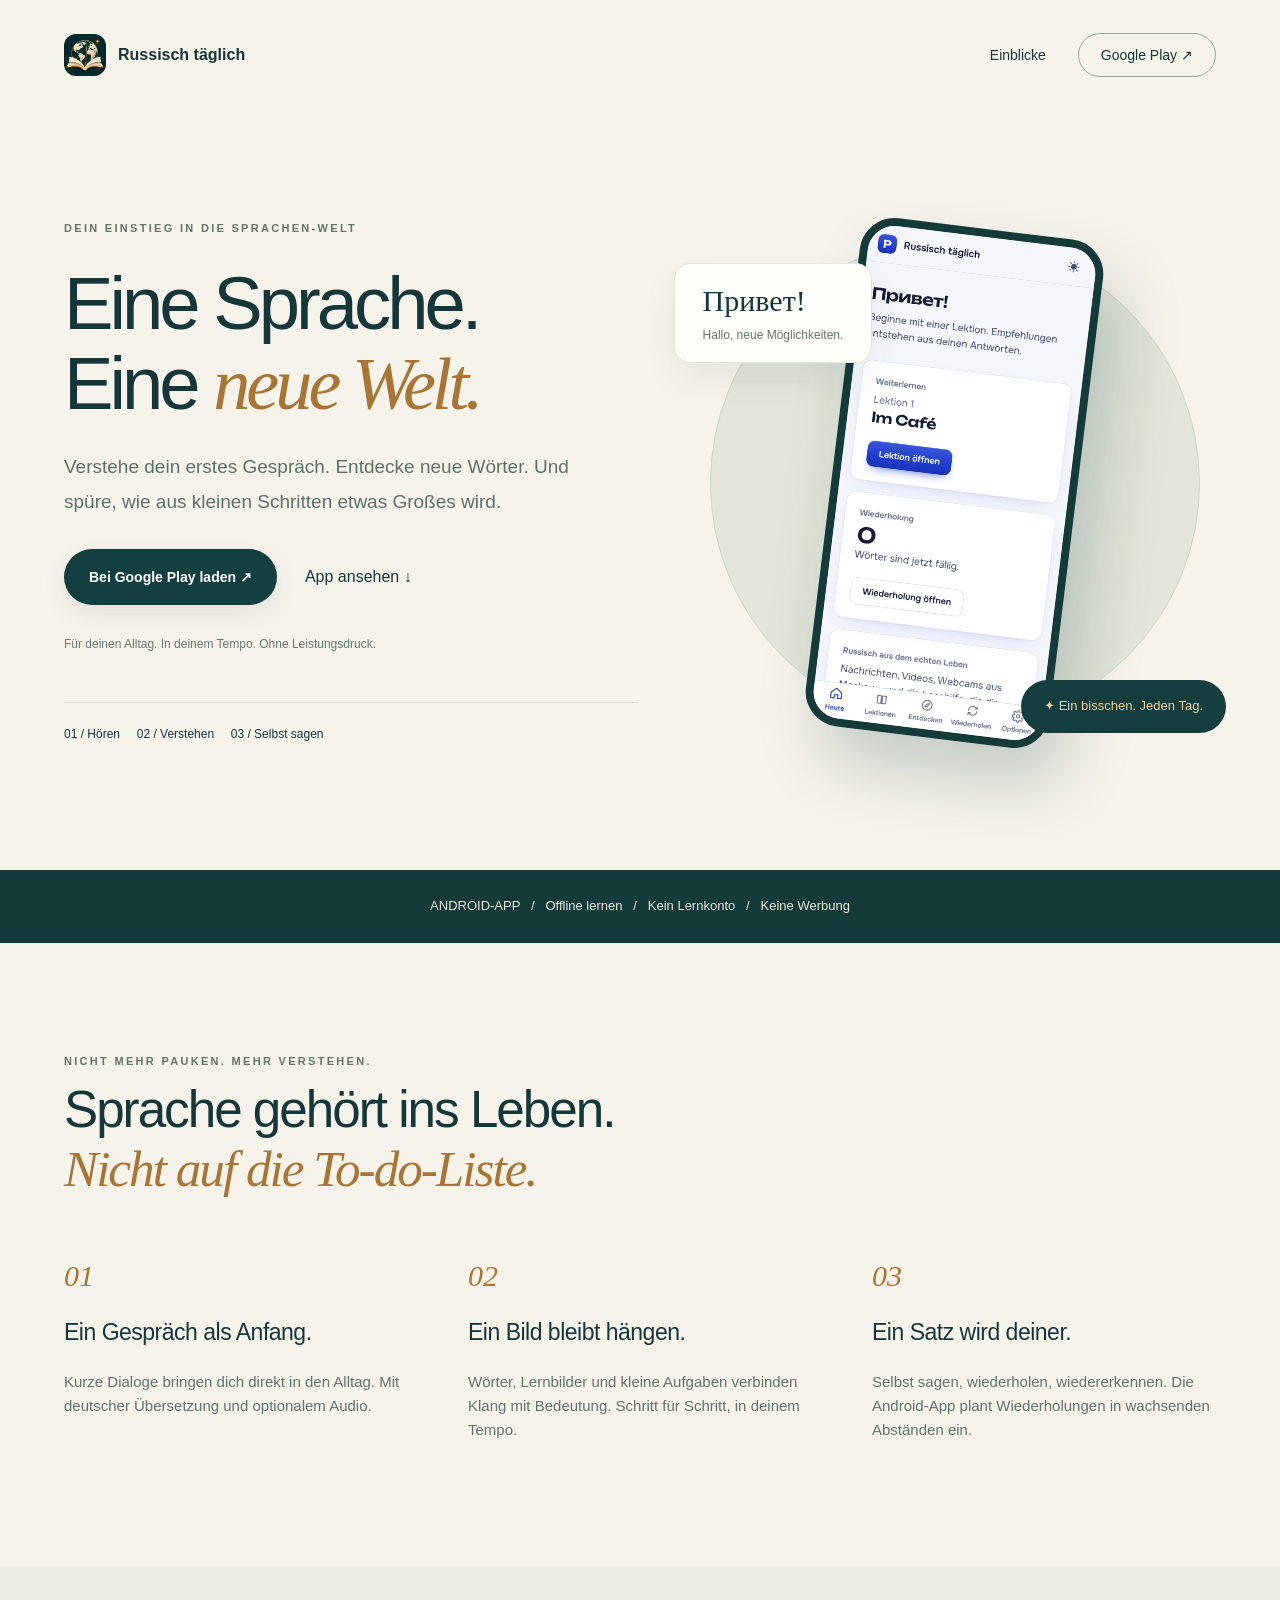
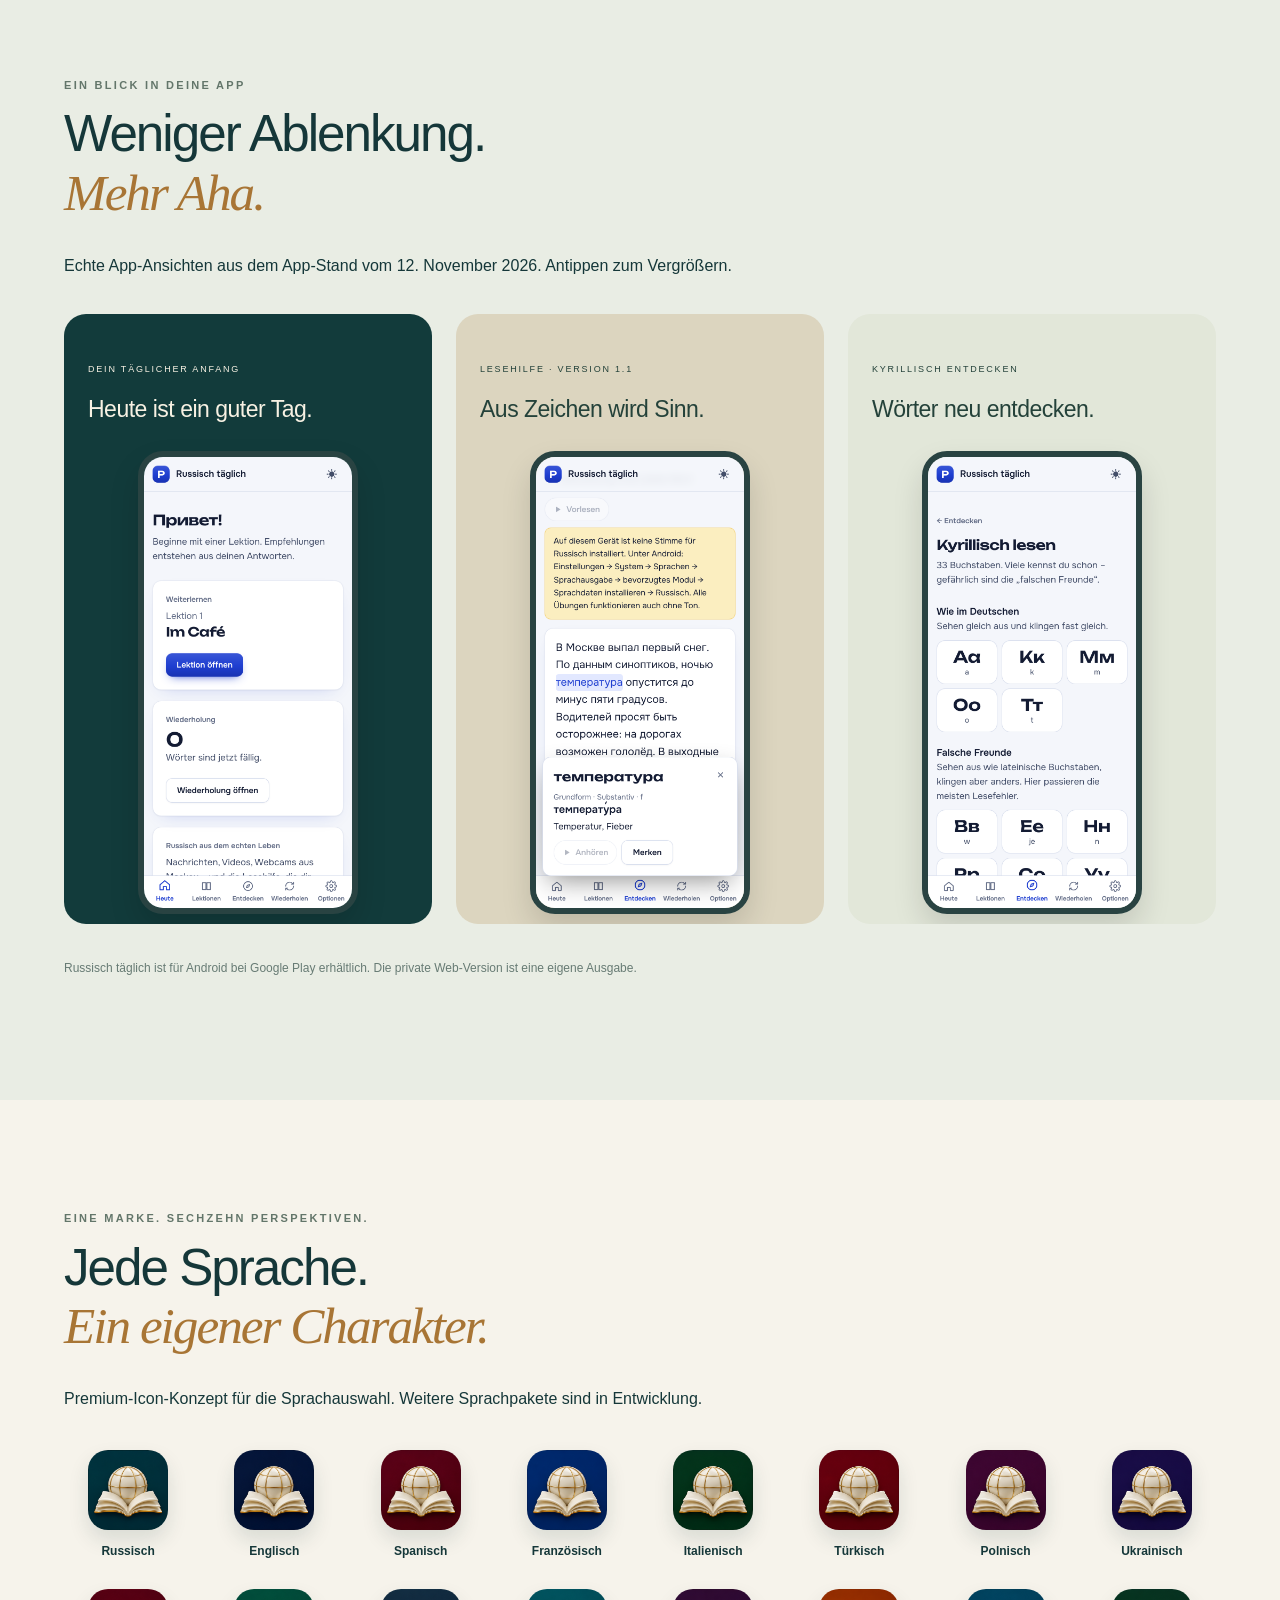
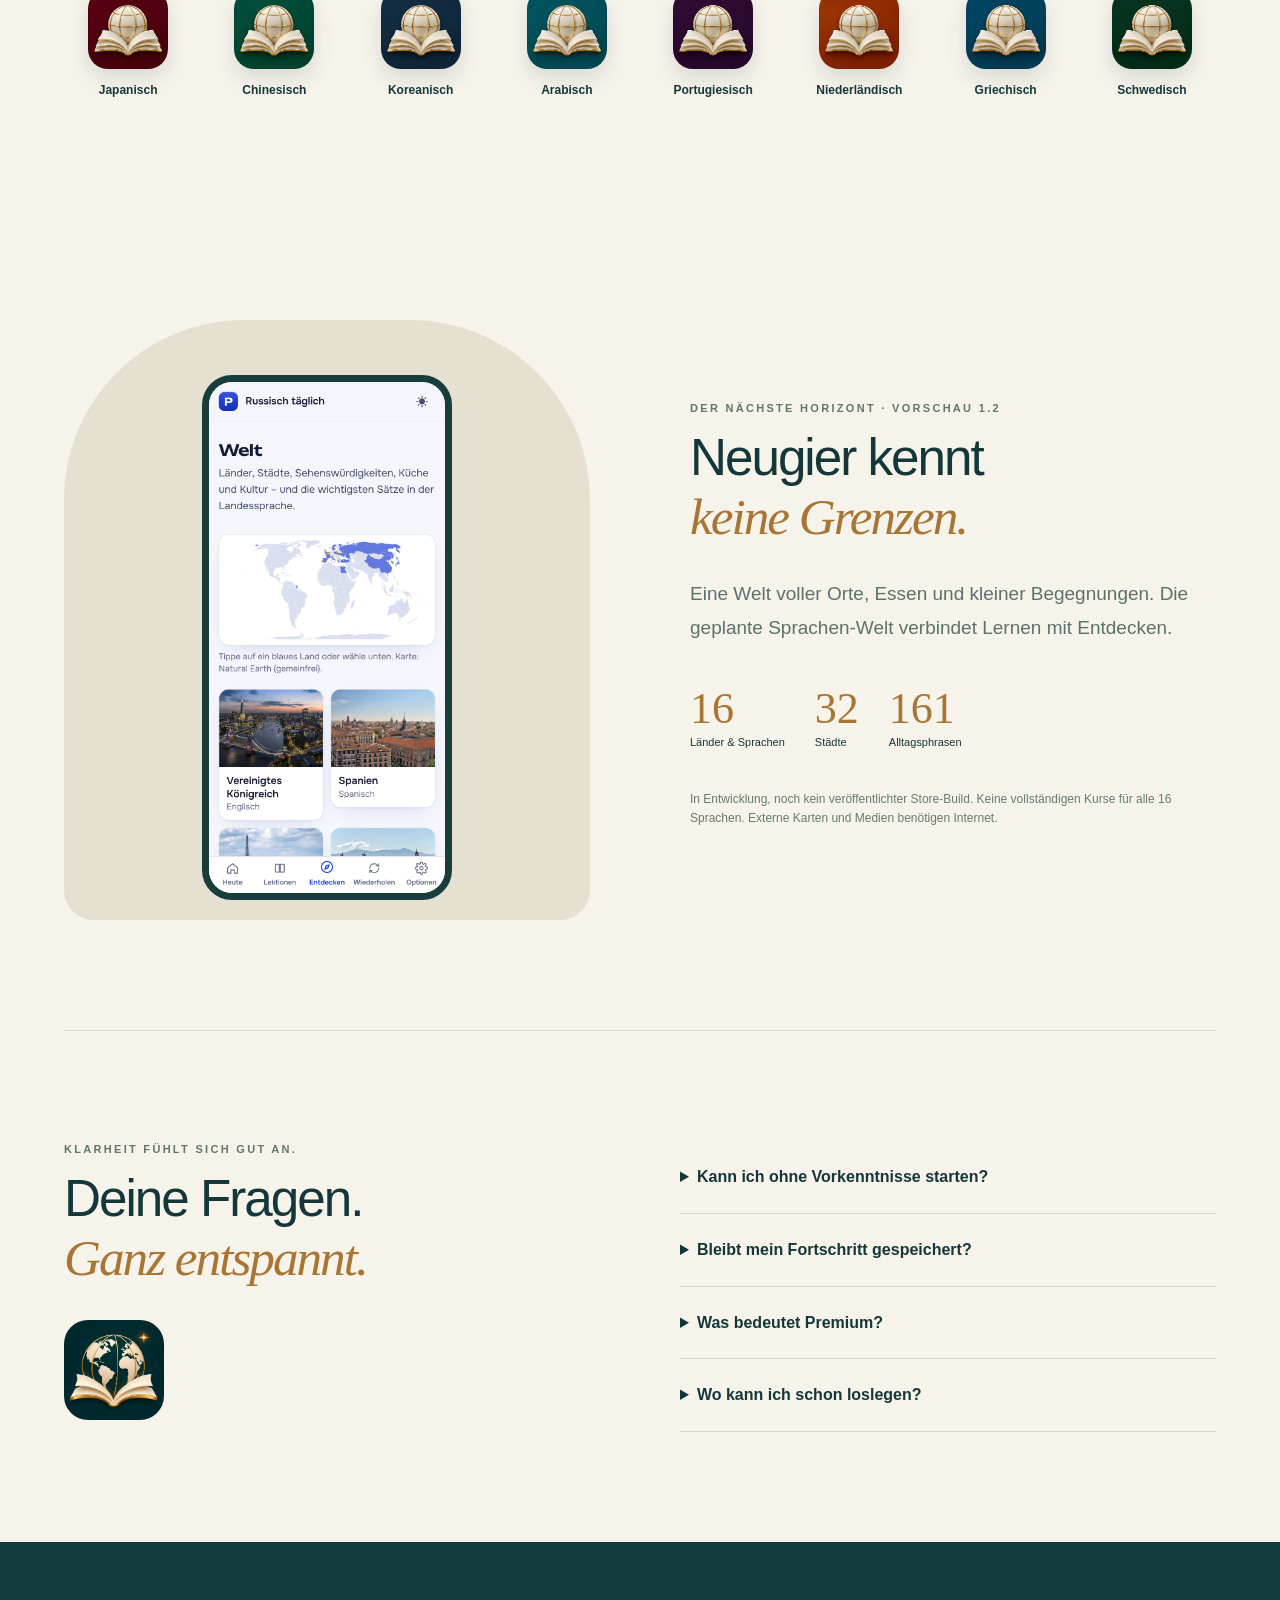
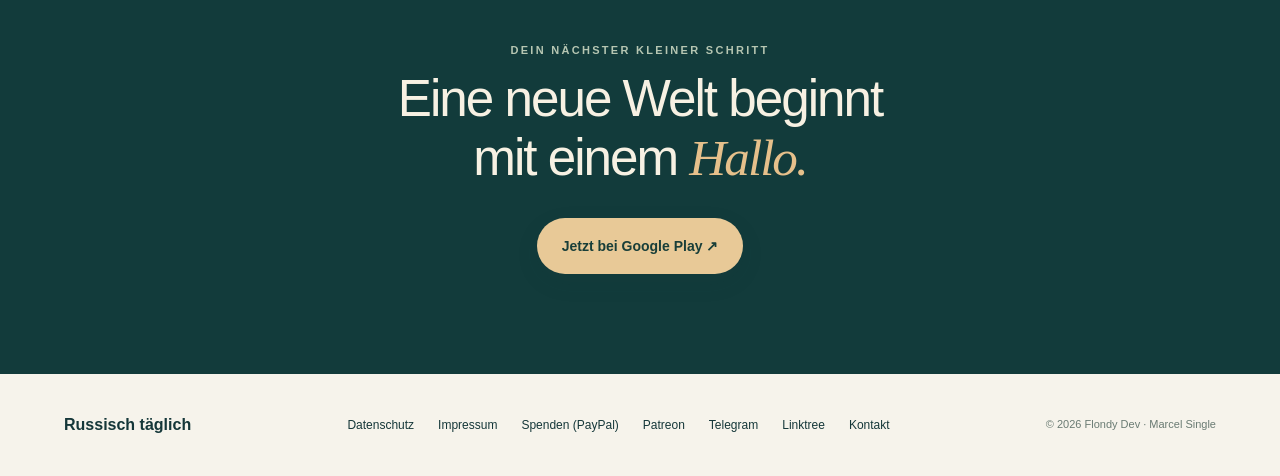
<file: index.html>
<!doctype html><html lang="de"><head><meta charset="utf-8"><meta name="viewport" content="width=device-width,initial-scale=1"><title>Russisch täglich — Eine neue Welt</title><meta name="description" content="Dein Einstieg in die Sprachen-Welt. Kleine Lektionen, echte Alltagssprache."><link rel="icon" href="assets/premium-icon.png"><link rel="stylesheet" href="premium.css"><link rel="canonical" href="https://marcel-2025.github.io/Wortreise-Sprachatlas/"><meta property="og:type" content="website"><meta property="og:url" content="https://marcel-2025.github.io/Wortreise-Sprachatlas/"><meta property="og:title" content="Russisch täglich – Eine neue Welt"><meta property="og:description" content="Kleine Lektionen, echte Alltagssprache. Russisch täglich für Android bei Google Play."><meta property="og:image" content="https://marcel-2025.github.io/Wortreise-Sprachatlas/assets/today.png"><meta name="twitter:card" content="summary_large_image"></head><body><header class="wrap"><a class="brand" href="./"><img src="assets/premium-icon.png" alt="">Russisch täglich</a><nav><a href="#einblicke">Einblicke</a><a class="pill" href="https://play.google.com/store/apps/details?id=dev.flondy.russisch" target="_blank" rel="noopener">Google Play ↗</a></nav></header><main><section class="hero wrap"><div><p class="eyebrow">DEIN EINSTIEG IN DIE SPRACHEN-WELT</p><h1>Eine Sprache.<br>Eine <em>neue Welt.</em></h1><p class="lead">Verstehe dein erstes Gespräch. Entdecke neue Wörter. Und spüre, wie aus kleinen Schritten etwas Großes wird.</p><div class="actions"><a class="button" href="https://play.google.com/store/apps/details?id=dev.flondy.russisch" target="_blank" rel="noopener">Bei Google Play laden ↗</a><a href="#einblicke">App ansehen ↓</a></div><p class="micro">Für deinen Alltag. In deinem Tempo. Ohne Leistungsdruck.</p><div class="promise">01 / Hören &nbsp; &nbsp; 02 / Verstehen &nbsp; &nbsp; 03 / Selbst sagen</div></div><div class="stage"><div class="orbit"></div><span class="hello" lang="ru">Привет!<small>Hallo, neue Möglichkeiten.</small></span><img class="phone" src="assets/today.png" alt="Echte Android-App-Ansicht: Startseite"><span class="note">✦ Ein bisschen. Jeden Tag.</span></div></section><div class="trust"><div class="wrap">ANDROID-APP &nbsp; / &nbsp; Offline lernen &nbsp; / &nbsp; Kein Lernkonto &nbsp; / &nbsp; Keine Werbung</div></div><section class="wrap section"><p class="eyebrow">NICHT MEHR PAUKEN. MEHR VERSTEHEN.</p><h2>Sprache gehört ins Leben.<br><em>Nicht auf die To-do-Liste.</em></h2><div class="three"><article><b>01</b><h3>Ein Gespräch als Anfang.</h3><p>Kurze Dialoge bringen dich direkt in den Alltag. Mit deutscher Übersetzung und optionalem Audio.</p></article><article><b>02</b><h3>Ein Bild bleibt hängen.</h3><p>Wörter, Lernbilder und kleine Aufgaben verbinden Klang mit Bedeutung. Schritt für Schritt, in deinem Tempo.</p></article><article><b>03</b><h3>Ein Satz wird deiner.</h3><p>Selbst sagen, wiederholen, wiedererkennen. Die Android-App plant Wiederholungen in wachsenden Abständen ein.</p></article></div></section><section id="einblicke" class="screens section"><div class="wrap"><p class="eyebrow">EIN BLICK IN DEINE APP</p><h2>Weniger Ablenkung.<br><em>Mehr Aha.</em></h2><p>Echte App-Ansichten aus dem App-Stand vom 12. November 2026. Antippen zum Vergrößern.</p><div class="gallery"><button data-image="today"><span>DEIN TÄGLICHER ANFANG</span><h3>Heute ist ein guter Tag.</h3><img src="assets/today.png" alt="Startseite vergrößern"></button><button data-image="reader"><span>LESEHILFE · VERSION 1.1</span><h3>Aus Zeichen wird Sinn.</h3><img src="assets/reader.png" alt="Lesehilfe vergrößern"></button><button data-image="alphabet"><span>KYRILLISCH ENTDECKEN</span><h3>Wörter neu entdecken.</h3><img src="assets/alphabet.png" alt="Alphabet vergrößern"></button></div><p class="micro">Russisch täglich ist für Android bei Google Play erhältlich. Die private Web-Version ist eine eigene Ausgabe.</p></div></section><section class="wrap section future"><div class="world"><img src="assets/world.png" alt="Entwicklungsvorschau der Weltkarte" loading="lazy"></div><div><p class="eyebrow">DER NÄCHSTE HORIZONT · VORSCHAU 1.2</p><h2>Neugier kennt<br><em>keine Grenzen.</em></h2><p class="lead">Eine Welt voller Orte, Essen und kleiner Begegnungen. Die geplante Sprachen-Welt verbindet Lernen mit Entdecken.</p><div class="stats"><div><strong>16</strong>Länder & Sprachen</div><div><strong>32</strong>Städte</div><div><strong>161</strong>Alltagsphrasen</div></div><p class="micro">In Entwicklung, noch kein veröffentlichter Store-Build. Keine vollständigen Kurse für alle 16 Sprachen. Externe Karten und Medien benötigen Internet.</p></div></section><section class="wrap section faq"><div><p class="eyebrow">KLARHEIT FÜHLT SICH GUT AN.</p><h2>Deine Fragen.<br><em>Ganz entspannt.</em></h2><img class="signature" src="assets/premium-icon.png" alt="Neues App-Icon mit Buch und Weltkugel"></div><div><details><summary>Kann ich ohne Vorkenntnisse starten?</summary><p>Kurze Lektionen, deutsche Übersetzungen und der Kyrillischbereich helfen dir beim Einstieg.</p></details><details><summary>Bleibt mein Fortschritt gespeichert?</summary><p>Android speichert lokal auf dem Gerät, mit Backup-Export. Die Web-Version speichert separat im Browser. Es gibt keine automatische Konto-Synchronisierung.</p></details><details><summary>Was bedeutet Premium?</summary><p>Die Android-Ausgabe sieht 5 kostenlose von 40 Lektionen vor. Weitere Inhalte und die vollständige Lesehilfe gehören zum Premium-Konzept. Den aktuellen Preis siehst du bei Google Play. Hier auf der Website wird nichts verkauft.</p></details><details><summary>Wo kann ich schon loslegen?</summary><p>Die Android-App lädst du bei <a href="https://play.google.com/store/apps/details?id=dev.flondy.russisch" target="_blank" rel="noopener">Google Play</a>. Daneben gibt es eine <a href="https://marcels-russisch.ehhm-s.chatgpt.site/" target="_blank" rel="noopener">private Web-Lernversion</a>, für die eine Zugriffsfreigabe nötig sein kann.</p></details></div></section><section class="closing"><p class="eyebrow">DEIN NÄCHSTER KLEINER SCHRITT</p><h2>Eine neue Welt beginnt<br>mit einem <em>Hallo.</em></h2><a class="button" href="https://play.google.com/store/apps/details?id=dev.flondy.russisch" target="_blank" rel="noopener">Jetzt bei Google Play ↗</a></section></main><footer class="wrap"><b>Russisch täglich</b><div><a href="datenschutz.html">Datenschutz</a><a href="https://flondy.github.io/app-store/impressum.html">Impressum</a><a href="https://www.paypal.com/paypalme/MSingle72" target="_blank" rel="noopener">Spenden (PayPal)</a><a href="https://www.patreon.com/cw/Flondy" target="_blank" rel="noopener">Patreon</a><a href="https://t.me/Flondy" target="_blank" rel="noopener">Telegram</a><a href="https://linktr.ee/flondy" target="_blank" rel="noopener">Linktree</a><a href="mailto:flondy.dev@gmail.com">Kontakt</a></div><small>© 2026 Flondy Dev · Marcel Single</small></footer><dialog id="viewer"><button id="close">Schließen ✕</button><img alt="Vergrößerte App-Ansicht"></dialog><script src="premium.js"></script></body></html>
</file>
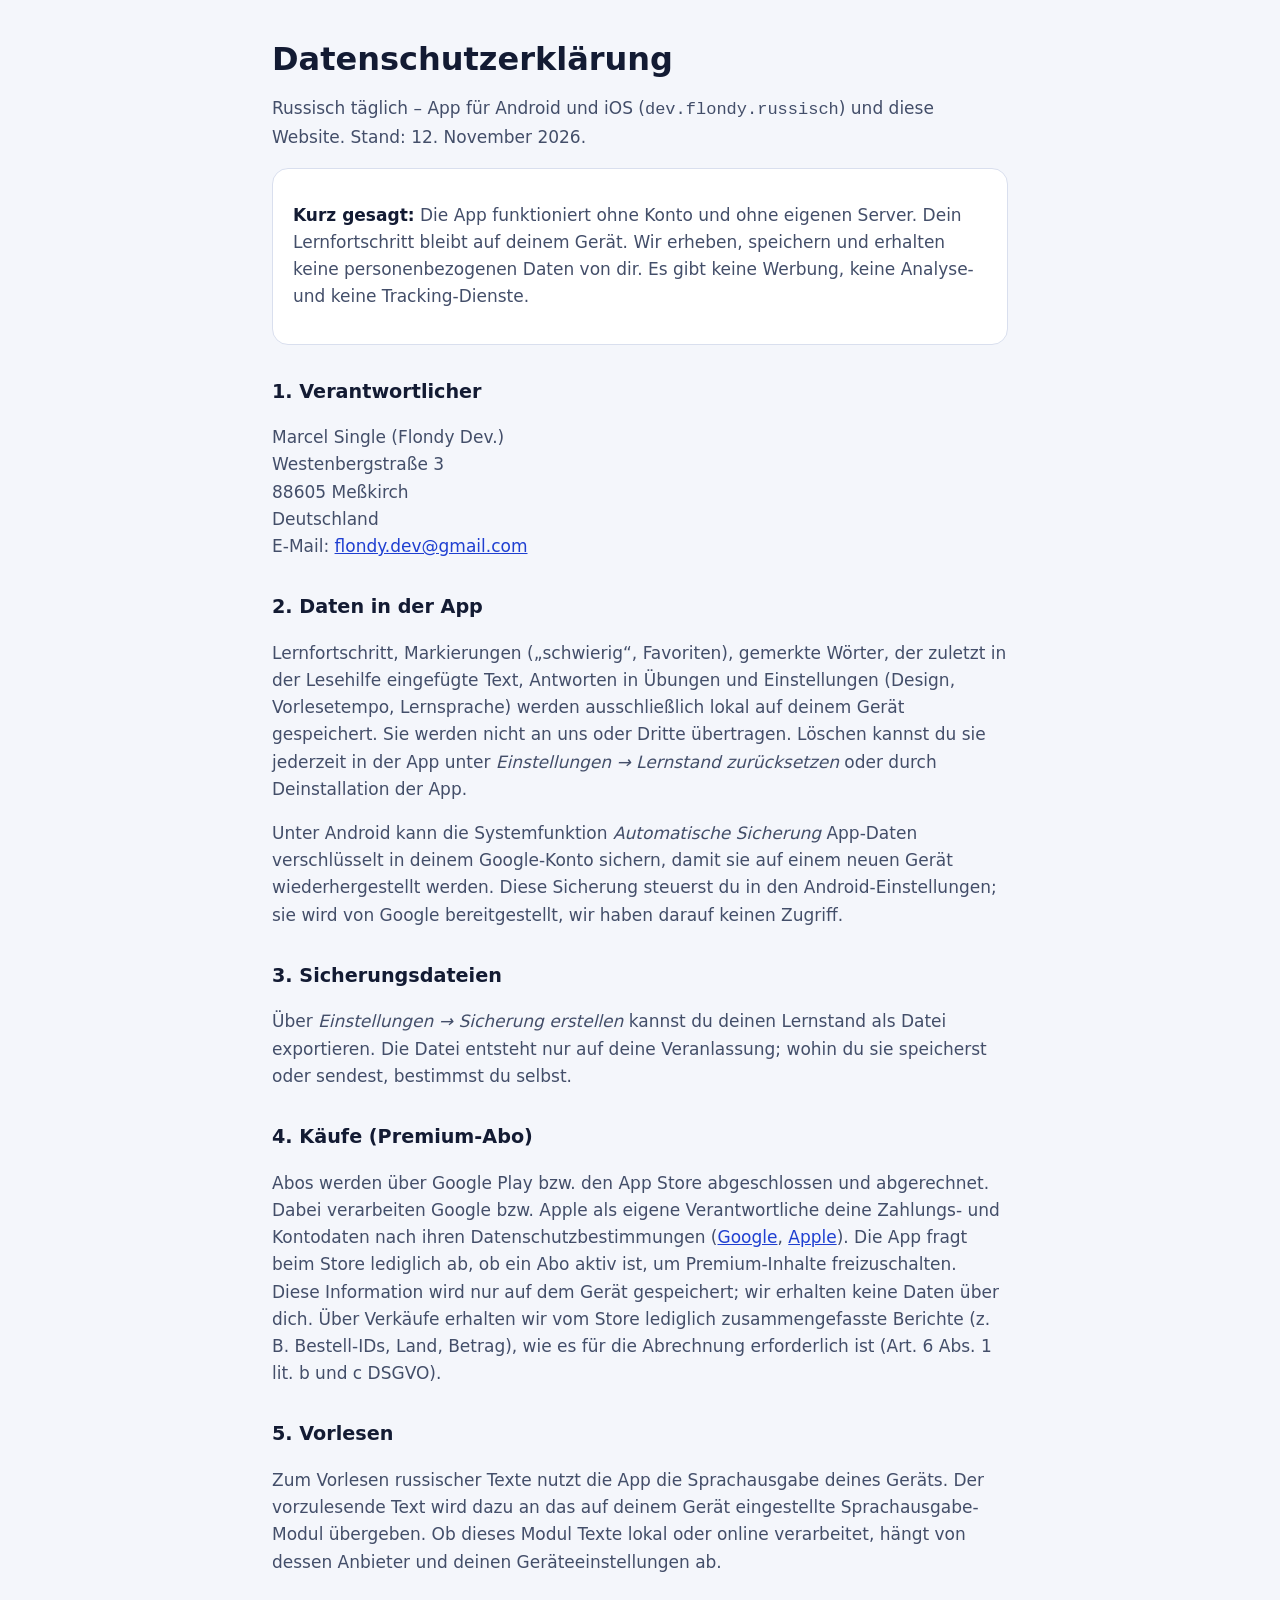
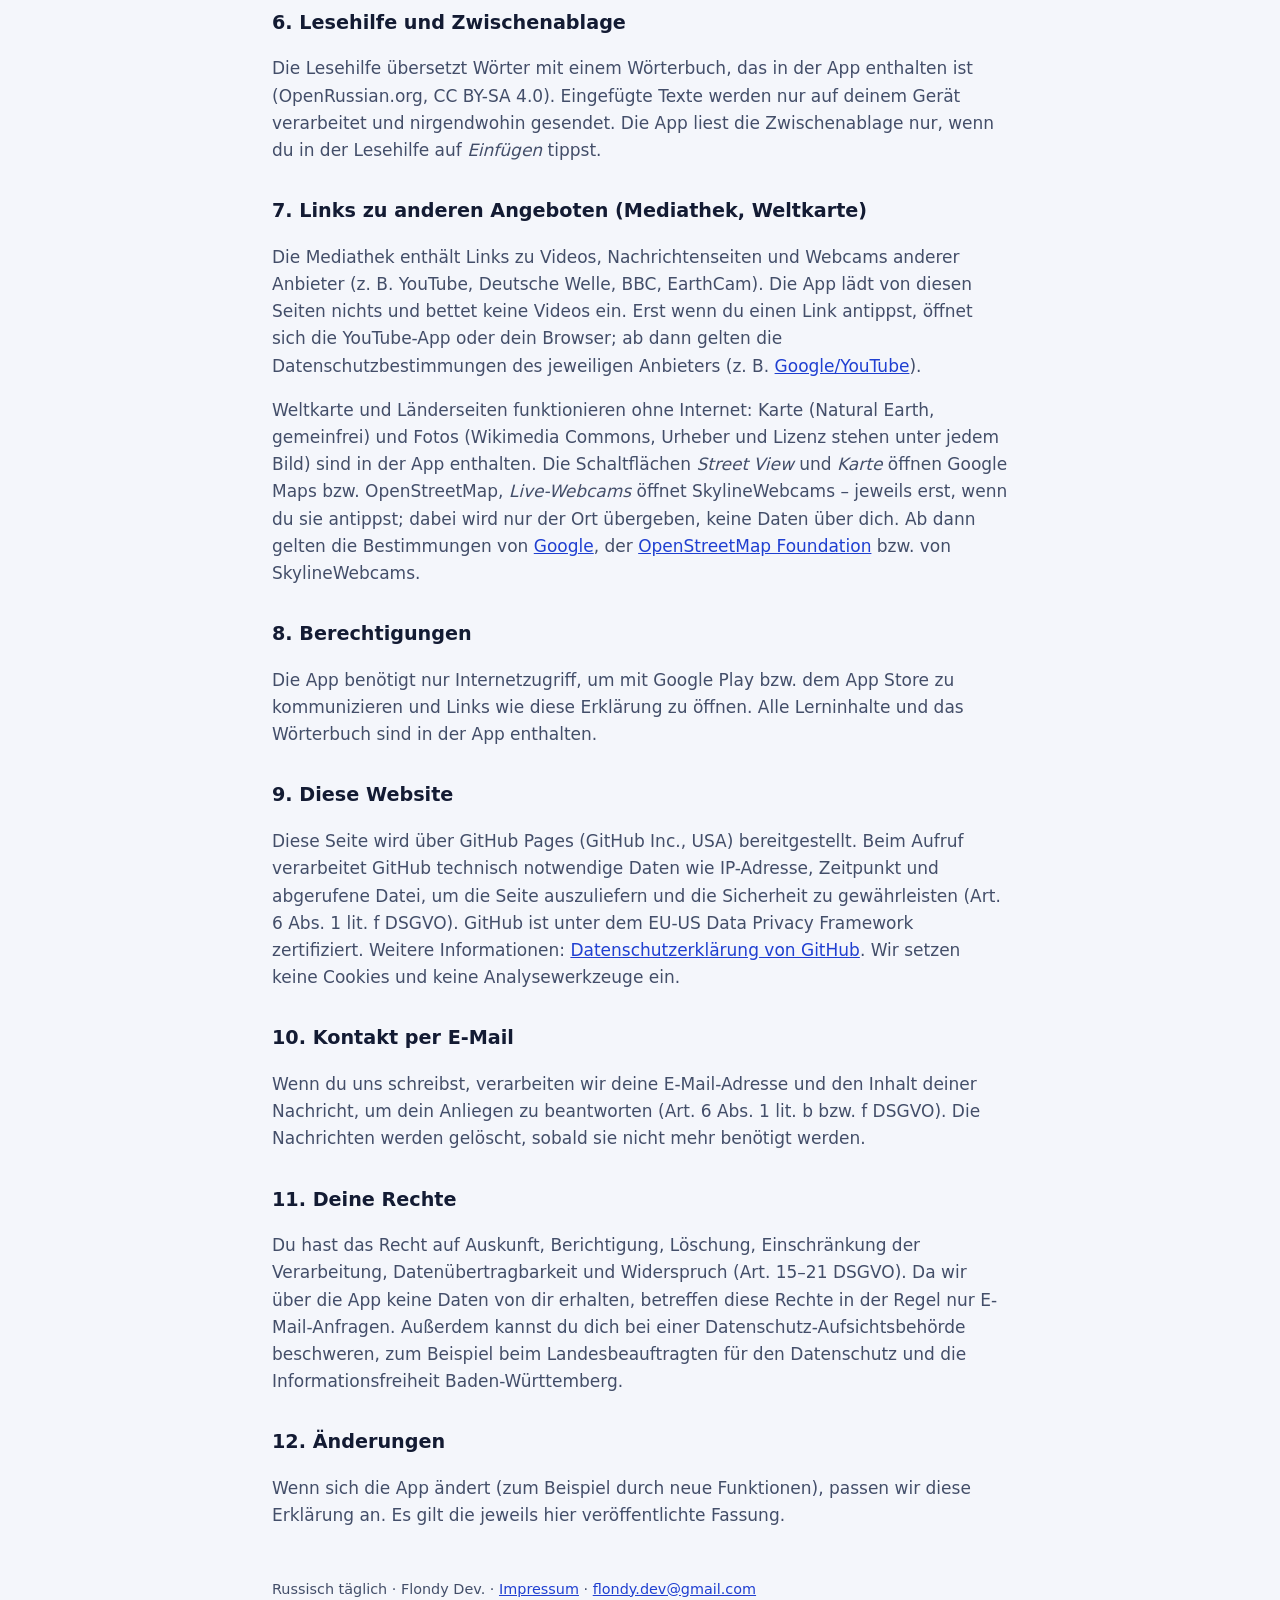
<file: datenschutz.html>
<!doctype html>
<html lang="de">
<head>
<meta charset="utf-8">
<meta name="viewport" content="width=device-width, initial-scale=1">
<title>Datenschutzerklärung – Russisch täglich</title>
<meta name="color-scheme" content="light dark">
<style>
:root{--bg:#f4f6fb;--ink:#131b33;--muted:#434e69;--line:#d9dfee;--card:#fff;--cobalt:#1f3fd1}
@media (prefers-color-scheme:dark){:root{--bg:#0e152b;--ink:#eef1f8;--muted:#c3cadb;--line:#2a3866;--card:#151f3d;--cobalt:#8ea6ff}}
body{margin:0;background:var(--bg);color:var(--ink);font:17px/1.6 system-ui,-apple-system,"Segoe UI",Roboto,sans-serif}
main{max-width:46rem;margin:0 auto;padding:2.5rem 1.25rem 4rem}
h1{font-size:2rem;line-height:1.2;margin:0 0 .25rem}
h2{font-size:1.2rem;margin:2rem 0 .5rem}
p,li{color:var(--muted)} strong{color:var(--ink)}
a{color:var(--cobalt)}
.card{background:var(--card);border:1px solid var(--line);border-radius:1rem;padding:1rem 1.25rem}
footer{margin-top:3rem;font-size:.9rem;color:var(--muted)}
</style>
</head>
<body>
<main>
<h1>Datenschutzerklärung</h1>
<p>Russisch täglich – App für Android und iOS (<code>dev.flondy.russisch</code>) und diese Website. Stand: 12. November 2026.</p>

<div class="card">
<p><strong>Kurz gesagt:</strong> Die App funktioniert ohne Konto und ohne eigenen Server. Dein Lernfortschritt bleibt auf deinem Gerät. Wir erheben, speichern und erhalten keine personenbezogenen Daten von dir. Es gibt keine Werbung, keine Analyse- und keine Tracking-Dienste.</p>
</div>

<h2>1. Verantwortlicher</h2>
<p>Marcel Single (Flondy Dev.)<br>Westenbergstraße 3<br>88605 Meßkirch<br>Deutschland<br>E-Mail: <a href="mailto:flondy.dev@gmail.com">flondy.dev@gmail.com</a></p>

<h2>2. Daten in der App</h2>
<p>Lernfortschritt, Markierungen („schwierig“, Favoriten), gemerkte Wörter, der zuletzt in der Lesehilfe eingefügte Text, Antworten in Übungen und Einstellungen (Design, Vorlesetempo, Lernsprache) werden ausschließlich lokal auf deinem Gerät gespeichert. Sie werden nicht an uns oder Dritte übertragen. Löschen kannst du sie jederzeit in der App unter <em>Einstellungen → Lernstand zurücksetzen</em> oder durch Deinstallation der App.</p>
<p>Unter Android kann die Systemfunktion <em>Automatische Sicherung</em> App-Daten verschlüsselt in deinem Google-Konto sichern, damit sie auf einem neuen Gerät wiederhergestellt werden. Diese Sicherung steuerst du in den Android-Einstellungen; sie wird von Google bereitgestellt, wir haben darauf keinen Zugriff.</p>

<h2>3. Sicherungsdateien</h2>
<p>Über <em>Einstellungen → Sicherung erstellen</em> kannst du deinen Lernstand als Datei exportieren. Die Datei entsteht nur auf deine Veranlassung; wohin du sie speicherst oder sendest, bestimmst du selbst.</p>

<h2>4. Käufe (Premium-Abo)</h2>
<p>Abos werden über Google Play bzw. den App Store abgeschlossen und abgerechnet. Dabei verarbeiten Google bzw. Apple als eigene Verantwortliche deine Zahlungs- und Kontodaten nach ihren Datenschutzbestimmungen (<a href="https://policies.google.com/privacy?hl=de">Google</a>, <a href="https://www.apple.com/de/legal/privacy/">Apple</a>). Die App fragt beim Store lediglich ab, ob ein Abo aktiv ist, um Premium-Inhalte freizuschalten. Diese Information wird nur auf dem Gerät gespeichert; wir erhalten keine Daten über dich. Über Verkäufe erhalten wir vom Store lediglich zusammengefasste Berichte (z. B. Bestell-IDs, Land, Betrag), wie es für die Abrechnung erforderlich ist (Art. 6 Abs. 1 lit. b und c DSGVO).</p>

<h2>5. Vorlesen</h2>
<p>Zum Vorlesen russischer Texte nutzt die App die Sprachausgabe deines Geräts. Der vorzulesende Text wird dazu an das auf deinem Gerät eingestellte Sprachausgabe-Modul übergeben. Ob dieses Modul Texte lokal oder online verarbeitet, hängt von dessen Anbieter und deinen Geräteeinstellungen ab.</p>

<h2>6. Lesehilfe und Zwischenablage</h2>
<p>Die Lesehilfe übersetzt Wörter mit einem Wörterbuch, das in der App enthalten ist (OpenRussian.org, CC BY-SA 4.0). Eingefügte Texte werden nur auf deinem Gerät verarbeitet und nirgendwohin gesendet. Die App liest die Zwischenablage nur, wenn du in der Lesehilfe auf <em>Einfügen</em> tippst.</p>

<h2>7. Links zu anderen Angeboten (Mediathek, Weltkarte)</h2>
<p>Die Mediathek enthält Links zu Videos, Nachrichtenseiten und Webcams anderer Anbieter (z. B. YouTube, Deutsche Welle, BBC, EarthCam). Die App lädt von diesen Seiten nichts und bettet keine Videos ein. Erst wenn du einen Link antippst, öffnet sich die YouTube-App oder dein Browser; ab dann gelten die Datenschutzbestimmungen des jeweiligen Anbieters (z. B. <a href="https://policies.google.com/privacy?hl=de">Google/YouTube</a>).</p>
<p>Weltkarte und Länderseiten funktionieren ohne Internet: Karte (Natural Earth, gemeinfrei) und Fotos (Wikimedia Commons, Urheber und Lizenz stehen unter jedem Bild) sind in der App enthalten. Die Schaltflächen <em>Street View</em> und <em>Karte</em> öffnen Google Maps bzw. OpenStreetMap, <em>Live-Webcams</em> öffnet SkylineWebcams – jeweils erst, wenn du sie antippst; dabei wird nur der Ort übergeben, keine Daten über dich. Ab dann gelten die Bestimmungen von <a href="https://policies.google.com/privacy?hl=de">Google</a>, der <a href="https://osmfoundation.org/wiki/Privacy_Policy">OpenStreetMap Foundation</a> bzw. von SkylineWebcams.</p>

<h2>8. Berechtigungen</h2>
<p>Die App benötigt nur Internetzugriff, um mit Google Play bzw. dem App Store zu kommunizieren und Links wie diese Erklärung zu öffnen. Alle Lerninhalte und das Wörterbuch sind in der App enthalten.</p>

<h2>9. Diese Website</h2>
<p>Diese Seite wird über GitHub Pages (GitHub Inc., USA) bereitgestellt. Beim Aufruf verarbeitet GitHub technisch notwendige Daten wie IP-Adresse, Zeitpunkt und abgerufene Datei, um die Seite auszuliefern und die Sicherheit zu gewährleisten (Art. 6 Abs. 1 lit. f DSGVO). GitHub ist unter dem EU-US Data Privacy Framework zertifiziert. Weitere Informationen: <a href="https://docs.github.com/de/site-policy/privacy-policies/github-general-privacy-statement">Datenschutzerklärung von GitHub</a>. Wir setzen keine Cookies und keine Analysewerkzeuge ein.</p>

<h2>10. Kontakt per E-Mail</h2>
<p>Wenn du uns schreibst, verarbeiten wir deine E-Mail-Adresse und den Inhalt deiner Nachricht, um dein Anliegen zu beantworten (Art. 6 Abs. 1 lit. b bzw. f DSGVO). Die Nachrichten werden gelöscht, sobald sie nicht mehr benötigt werden.</p>

<h2>11. Deine Rechte</h2>
<p>Du hast das Recht auf Auskunft, Berichtigung, Löschung, Einschränkung der Verarbeitung, Datenübertragbarkeit und Widerspruch (Art. 15–21 DSGVO). Da wir über die App keine Daten von dir erhalten, betreffen diese Rechte in der Regel nur E-Mail-Anfragen. Außerdem kannst du dich bei einer Datenschutz-Aufsichtsbehörde beschweren, zum Beispiel beim Landesbeauftragten für den Datenschutz und die Informationsfreiheit Baden-Württemberg.</p>

<h2>12. Änderungen</h2>
<p>Wenn sich die App ändert (zum Beispiel durch neue Funktionen), passen wir diese Erklärung an. Es gilt die jeweils hier veröffentlichte Fassung.</p>

<footer>Russisch täglich · Flondy Dev. · <a href="impressum.html">Impressum</a> · <a href="mailto:flondy.dev@gmail.com">flondy.dev@gmail.com</a></footer>
</main>
</body>
</html>
</file>
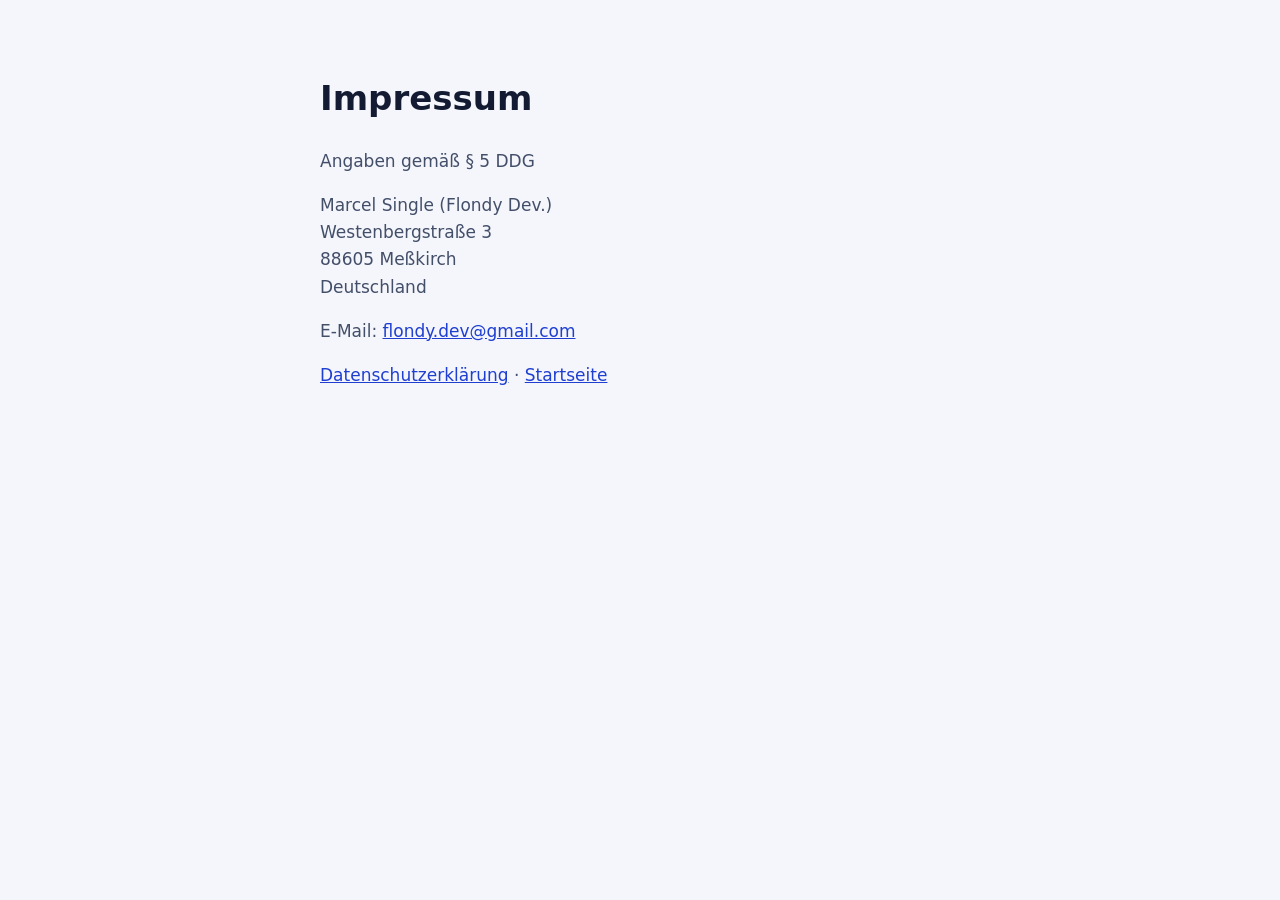
<file: impressum.html>
<!doctype html>
<html lang="de"><head><meta charset="utf-8"><meta name="viewport" content="width=device-width, initial-scale=1"><title>Impressum – Russisch täglich</title>
<meta name="color-scheme" content="light dark">
<style>:root{--bg:#f4f6fb;--ink:#131b33;--muted:#434e69;--cobalt:#1f3fd1}@media (prefers-color-scheme:dark){:root{--bg:#0e152b;--ink:#eef1f8;--muted:#c3cadb;--cobalt:#8ea6ff}}body{margin:0;background:var(--bg);color:var(--ink);font:17px/1.6 system-ui,-apple-system,"Segoe UI",Roboto,sans-serif}main{max-width:40rem;margin:0 auto;padding:3rem 1.25rem}p{color:var(--muted)}a{color:var(--cobalt)}</style></head>
<body><main><h1>Impressum</h1>
<p>Angaben gemäß § 5 DDG</p>
<p>Marcel Single (Flondy Dev.)<br>Westenbergstraße 3<br>88605 Meßkirch<br>Deutschland</p>
<p>E-Mail: <a href="mailto:flondy.dev@gmail.com">flondy.dev@gmail.com</a></p>
<p><a href="datenschutz.html">Datenschutzerklärung</a> · <a href="./">Startseite</a></p>
</main></body></html>
</file>
<file: premium.css>
*{box-sizing:border-box}html{scroll-behavior:smooth}body{margin:0;background:#f6f3eb;color:#153739;font:16px/1.6 Arial,sans-serif}a{color:inherit;text-decoration:none}button{font:inherit;cursor:pointer}img{max-width:100%;display:block}.wrap{width:min(1200px,90%);margin:auto}header{height:110px;display:flex;align-items:center;justify-content:space-between;gap:20px}.brand{font-weight:700;display:flex;align-items:center;gap:12px}.brand img{width:42px;border-radius:12px}nav{display:flex;align-items:center;gap:32px;font-size:14px}.pill{border:1px solid #9ca9a0;padding:10px 22px;border-radius:40px}.hero{display:grid;grid-template-columns:1.1fr 1fr;align-items:center;min-height:760px;padding:55px 0 70px;gap:55px}.eyebrow{font-size:11px;letter-spacing:2.3px;font-weight:bold;color:#63766a}h1,h2,h3,p{margin-top:0}h1{font-size:clamp(52px,5.8vw,82px);letter-spacing:-4px;line-height:1.08;font-weight:500;margin:26px 0}em{font-family:Georgia,serif;font-weight:400;color:#a87535}h2{font-weight:500;font-size:clamp(36px,4vw,54px);line-height:1.15;letter-spacing:-2px;margin-bottom:30px}h3{font-size:23px;line-height:1.25;font-weight:500;letter-spacing:-.5px}.lead{font-size:19px;max-width:510px;color:#5d716b;line-height:1.8}.actions{display:flex;gap:28px;align-items:center;margin:30px 0}.button{display:inline-block;padding:17px 25px;border-radius:40px;background:#123f3f;color:#fff;font-size:14px;font-weight:bold;box-shadow:0 8px 24px #163b3717}.button:hover{background:#28605a}.micro{font-size:12px;color:#677b74;max-width:700px}.promise{border-top:1px solid #d8ddd2;margin-top:48px;padding-top:22px;font-size:12px}.stage{position:relative;min-height:600px;display:flex;justify-content:center;align-items:center}.orbit{position:absolute;width:490px;height:490px;background:#e2e5d8;border-radius:50%;border:1px solid #cfd7c5}.phone{width:245px;border:8px solid #153a3a;border-radius:35px;box-shadow:20px 35px 65px #0d383b35;transform:rotate(7deg);z-index:1}.hello{position:absolute;z-index:2;top:80px;left:-20px;background:#fffdf7;padding:20px 28px;border:1px solid #e4e6dc;border-radius:16px;font:30px Georgia;box-shadow:0 16px 35px #173b3b12}.hello small{display:block;font:12px Arial;margin-top:10px;color:#65786c}.note{position:absolute;z-index:2;bottom:50px;right:-10px;background:#143d3d;color:#f4d49c;padding:16px 23px;border-radius:50px;font-size:13px}.trust{background:#123b3a;color:#eee9d9;padding:26px 0;text-align:center;font-size:13px}.section{padding:110px 0}.three{display:grid;grid-template-columns:repeat(3,1fr);gap:60px;margin-top:60px}.three b{display:block;color:#a87535;font:italic 30px Georgia;margin-bottom:25px}.three p{font-size:15px;color:#60736c}.screens{background:#e9ede4}.gallery{display:grid;grid-template-columns:repeat(3,1fr);gap:24px;margin:35px 0}.gallery button{background:#123b3b;color:#f7f1e3;border:0;border-radius:22px;padding:30px 24px 0;overflow:hidden;text-align:left;height:610px}.gallery button:nth-child(2){background:#dcd5bf;color:#24423a}.gallery button:nth-child(3){background:#e2e7d9;color:#24423a}.gallery span{font-size:9px;letter-spacing:1.8px}.gallery h3{margin-top:15px}.gallery img{width:220px;margin:28px auto 0;border:6px solid #294342;border-radius:25px;box-shadow:0 15px 30px #0002}.gallery button:hover img{transform:translateY(-6px);transition:.3s}.future{display:grid;grid-template-columns:1fr 1fr;gap:100px;align-items:center}.world{background:#e5e0cf;border-radius:180px 180px 30px 30px;height:600px;overflow:hidden;padding:55px 65px 0}.world img{width:250px;margin:auto;border:7px solid #193c3d;border-radius:30px}.stats{display:flex;gap:30px;margin:38px 0;font-size:11px}.stats strong{display:block;font:44px Georgia;color:#a87535}.faq{border-top:1px solid #d7ded3;display:grid;grid-template-columns:1fr 1fr;gap:80px}.signature{width:100px;border-radius:24px;margin-top:32px}details{border-bottom:1px solid #cfd8cc;padding:23px 0}summary{cursor:pointer;font-weight:600}details p{padding-top:18px;font-size:14px;color:#62756d}.closing{text-align:center;background:#123b3b;color:#f7f1e3;padding:100px 20px}.closing .eyebrow{color:#b6c6b2}.closing em{color:#e6c08b}.closing .button{background:#e8c997;color:#183e39}footer{padding:38px 0;display:flex;gap:30px;flex-wrap:wrap;align-items:center;justify-content:space-between}footer div{display:flex;gap:24px;font-size:12px}footer small{font-size:11px;color:#6a7b73}dialog{border:0;padding:18px;border-radius:20px;background:#f5f3eb;max-height:95vh}dialog img{height:80vh;width:auto;margin:auto}dialog button{display:block;margin:0 0 12px auto;background:none;border:0}dialog::backdrop{background:#062828dc}:focus-visible{outline:3px solid #b47f37;outline-offset:5px}@media(max-width:800px){header{height:85px}nav>a:not(.pill){display:none}nav{gap:0}.brand{font-size:14px}.pill{font-size:11px;padding:8px 12px}.hero{grid-template-columns:1fr;gap:5px;padding-top:35px;min-height:auto}h1{letter-spacing:-2px}.hero .lead{font-size:17px}.stage{min-height:570px}.orbit{width:340px;height:340px}.hello{left:0;top:80px}.note{right:0}.actions{gap:16px;flex-wrap:wrap}.section{padding:70px 0}.three{grid-template-columns:1fr;gap:25px}.three b{margin-bottom:12px}.gallery{grid-template-columns:1fr}.gallery button{height:610px;max-width:420px;width:100%;margin:auto}.future,.faq{grid-template-columns:1fr;gap:40px}.world{height:500px;padding:35px 35px 0}.future>div:last-child{grid-row:1}.stats{gap:24px}.closing{padding:70px 20px}footer{display:block}footer div{margin:20px 0}dialog img{height:auto;max-height:78vh}.signature{display:none}}@media(prefers-reduced-motion:reduce){html{scroll-behavior:auto}*{transition:none!important}}
.language-grid{display:grid;grid-template-columns:repeat(8,1fr);gap:28px 18px;margin-top:38px}.language-grid>div{text-align:center;font-size:12px}.language-icon{display:block;width:80px;height:80px;margin:0 auto 12px;border-radius:20px;background-image:url('assets/language-icons.png');background-size:400% 400%;box-shadow:0 10px 20px #163b3720}@media(max-width:800px){.language-grid{grid-template-columns:repeat(4,1fr);gap:22px 8px}.language-icon{width:65px;height:65px;border-radius:16px}.language-grid>div{font-size:10px}}

footer div{flex-wrap:wrap;row-gap:10px}
</file>
